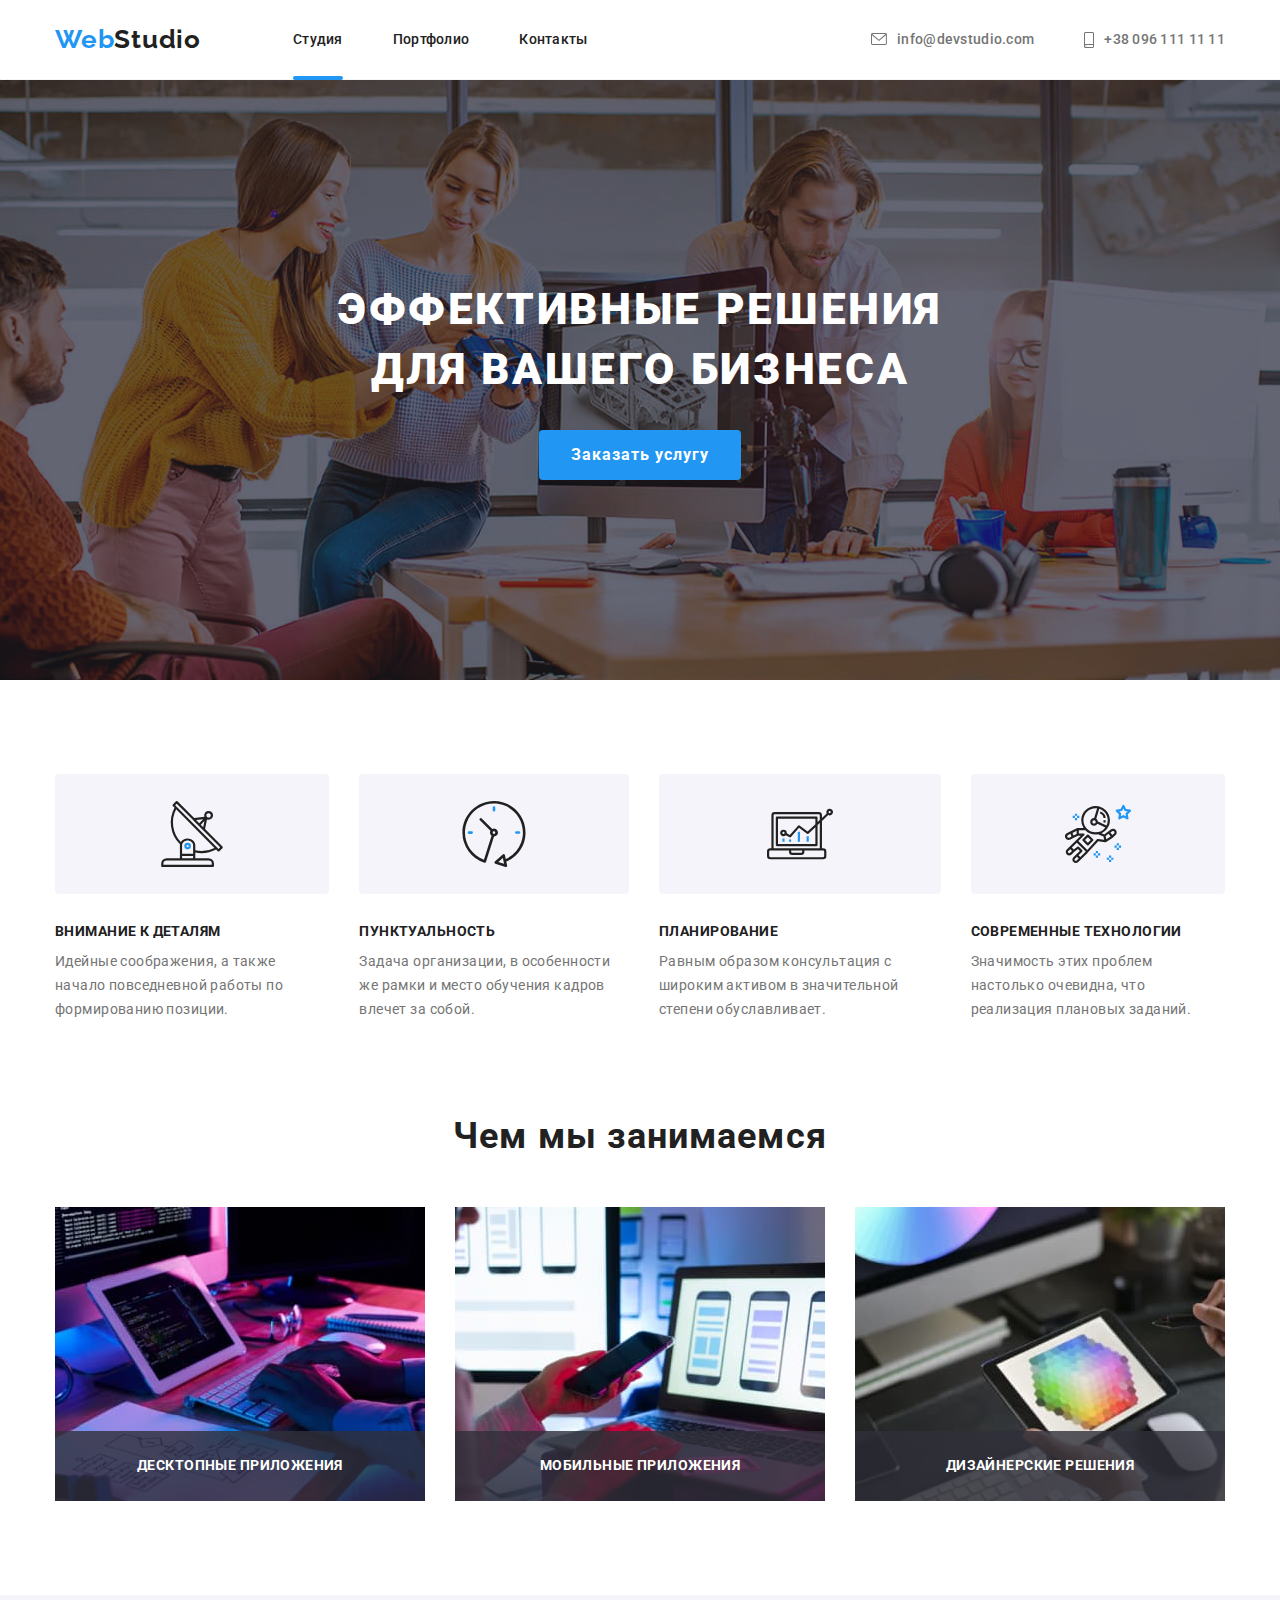
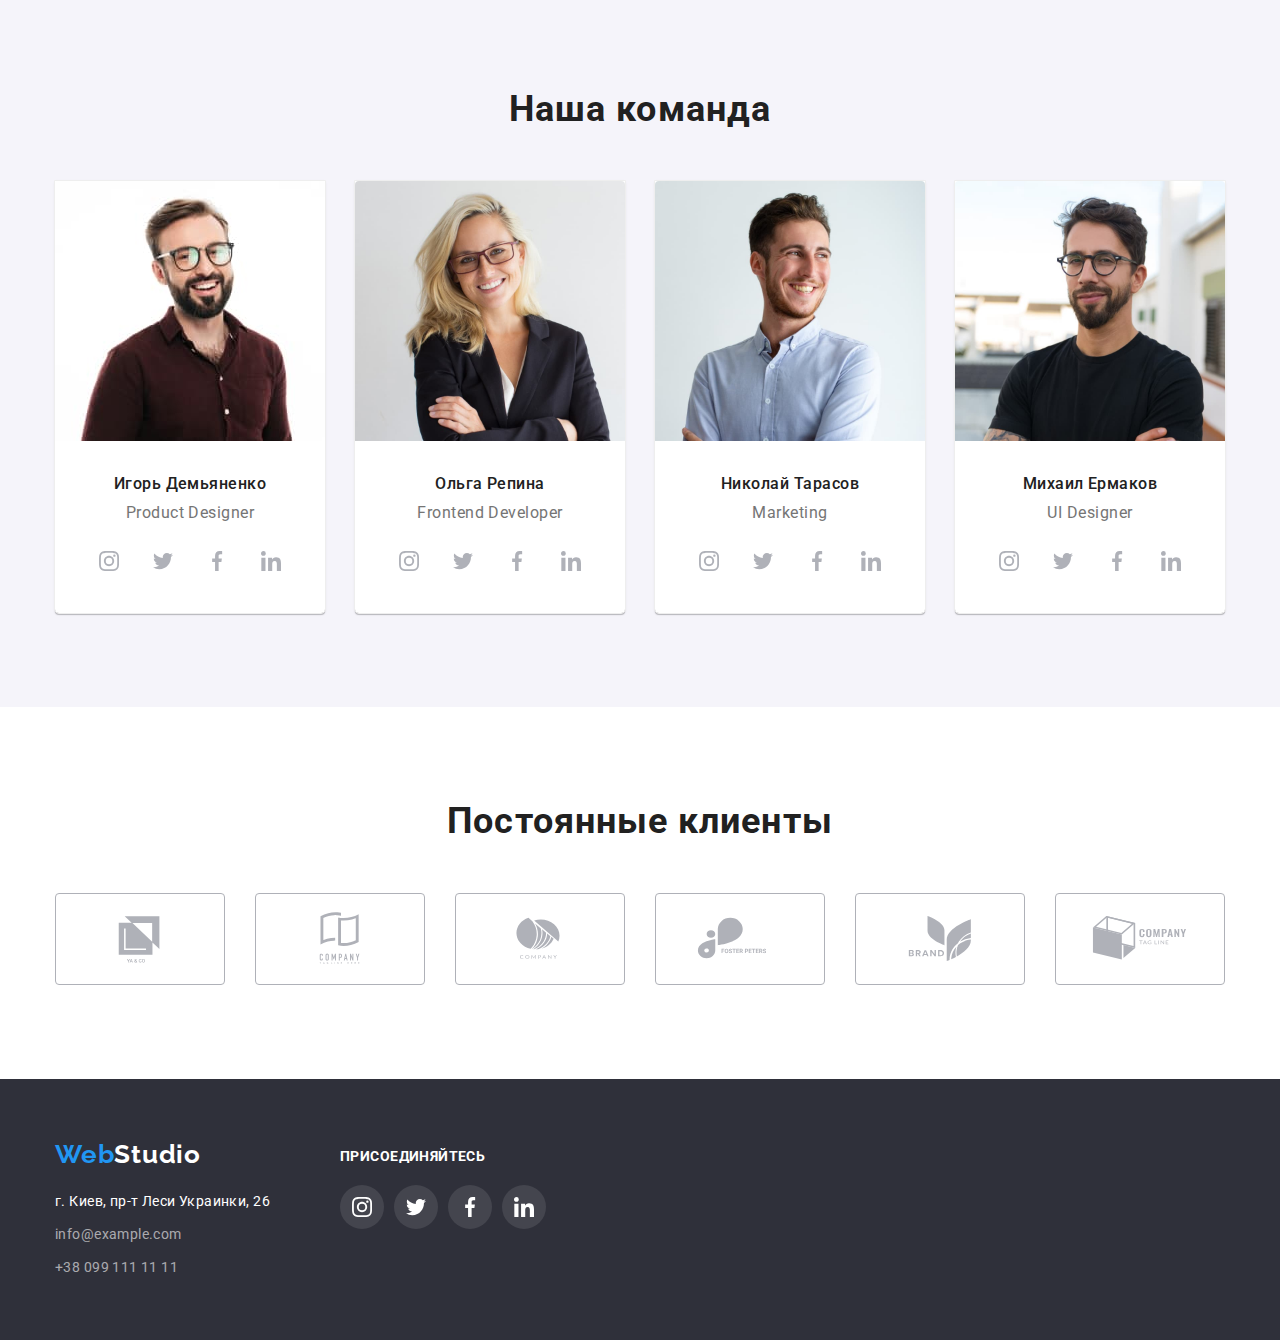
<file: index.html>
<!DOCTYPE html>
<html lang="ru">

<head>
  <meta charset="UTF-8" />
  <meta http-equiv="X-UA-Compatible" content="IE=edge" />
  <meta name="viewport" content="width=device-width, initial-scale=1.0" />
  <title>Document</title>
  <link href="https://fonts.googleapis.com/css2?family=Raleway:wght@700&family=Roboto:wght@400;500;700;900&display=swap"
    rel="stylesheet" />
  <link rel="stylesheet"
    href="https://cdnjs.cloudflare.com/ajax/libs/modern-normalize/1.1.0/modern-normalize.min.css" />
  <link rel="stylesheet" href="./css/styles.css" />
  <link rel="preconnect" href="https://fonts.googleapis.com" />
  <link rel="preconnect" href="https://fonts.gstatic.com" crossorigin />
</head>

<body>
  <!--Секція header-->
  <header class="page-heade">
    <div class="container-header">
      <a class="header-logo" href="">Web<span class="header-logo-accent">Studio</span></a>
      <nav>
        <ul class="header-list">
          <li class="item list">
            <a class="header-link link current" href="./index.html">Студия</a>
          </li>
          <li class="item list">
            <a class="header-link link" href="./portfolio.html">Портфолио</a>
          </li>
          <li class="item list">
            <a class="header-link link" href="Контакты">Контакты</a>
          </li>
        </ul>
      </nav>
      <ul class="header-group">
        <li class="item list">
          <a class="header-contact link" href="mailto:info@devstudio.com">
            <svg class="header-mail" width="16px" height="12px">
              <use href="./images/icons.svg#icon-envelope"></use>
            </svg>info@devstudio.com</a>
        </li>
        <li class="item list">
          <a class="header-contact link" href="tel:+380961111111"><svg class="header-tel" width="10px" height="16px">
              <use href="./images/icons.svg#icon-smartphone"></use>
            </svg>+38 096 111 11 11</a>
        </li>
      </ul>
    </div>
  </header>
  <!-- Блок унікального контенту на сторінці -->
  <main>
    <!--Секція Hero-->
    <section class="hero">
      <div class="container">
        <h1 class="hero-title">Эффективные решения для вашего бизнеса</h1>
        <button class="hero-butoon" type="button" data-modal-open>Заказать услугу</button>
      </div>
    </section>
  <!--Модалка-->
    <div class="backdrop is-hidden" data-modal>
      <div class="modal">
        <button type="button" class="modal-button" data-modal-close>
          <svg class="modal-svg">
            <use href="./images/icons.svg#icon-close"></use>
          </svg>
        </button>
      </div>
    </div>
    <!-- Секція Benefits -->
    <section class="benefits">
      <div class="container">
        <ul class="benefits-item">
          <li class="list benefits-list">
            <div class="benefits-content">
              <svg class="benefits-icon" width="66px" height="70px">
                <use href="./images/icons.svg#icon-antenna"></use>
              </svg>
            </div>
            <h3 class="benefits-title">Внимание к деталям</h3>
            <p class="benefits-p">
              Идейные соображения, а также начало повседневной работы по
              формированию позиции.
            </p>
          </li>
          <li class="list benefits-list">
            <div class="benefits-content">
              <svg class="benefits-icon" width="66px" height="70px">
                <use href="./images/icons.svg#icon-clock"></use>
              </svg>
            </div>
            <h3 class="benefits-title">Пунктуальность</h3>
            <p class="benefits-p">
              Задача организации, в особенности же рамки и место обучения
              кадров влечет за собой.
            </p>
          </li>
          <li class="list benefits-list">
            <div class="benefits-content">
              <svg class="benefits-icon" width="66px" height="70px">
                <use href="./images/icons.svg#icon-diagram"></use>
              </svg>
            </div>
            <h3 class="benefits-title">Планирование</h3>
            <p class="benefits-p">
              Равным образом консультация с широким активом в значительной
              степени обуславливает.
            </p>
          </li>
          <li class="list benefits-list">
            <div class="benefits-content">
              <svg class="benefits-icon" width="66px" height="70px">
                <use href="./images/icons.svg#icon-astronaut"></use>
              </svg>
            </div>
            <h3 class="benefits-title">Современные технологии</h3>
            <p class="benefits-p">
              Значимость этих проблем настолько очевидна, что реализация
              плановых заданий.
            </p>
          </li>
        </ul>
      </div>
    </section>
    <!-- Секція About -->
    <section class="about">
      <div class="container">
        <h2 class="about-title">Чем мы занимаемся</h2>
        <ul class="about-list">
          <li class="list about-item-list">
            <img src="./images/img1.jpg" alt="верстка" width="370" />
            <h3 class="about-item">Десктопные приложения</h3>
          </li>
          <li class="list about-item-list">
            <img src="./images/img2.jpg" alt="дизайн" width="370" />
            <h3 class="about-item">Мобильные приложения</h3>
          </li>
          <li class="list about-item-list">
            <img src="./images/img3.jpg" alt="внешнее оформление" width="370" />
            <h3 class="about-item">Дизайнерские решения</h3>
          </li>
        </ul>
      </div>
    </section>
    <!-- Секція Team -->
    <section class="team">
      <div class="container">
        <h2 class="team-title">Наша команда</h2>
        <ul class="team-list">
          <li class="list team-item-list">
            <img src="./images/product-designer.jpg " alt="фото Игоря Демьяненко" width="270" />
            <div class="team-content">
              <h3 class="team-name">Игорь Демьяненко</h3>
              <p class="team-profesiya" lang="en">Product Designer</p>
            </div>
            <div>
              <ul class="team-social">
                <li class="list">
                  <a class="team-link link" href="" aria-label="instagram">
                    <svg class="team-icon">
                      <use href="./images/icons.svg#icon-instagram"></use>
                    </svg>
                  </a>
                </li>
                <li class="list">
                  <a class="team-link link" href="" aria-label="twitter">
                    <svg class="team-icon">
                      <use href="./images/icons.svg#icon-twitter"></use>
                    </svg>
                  </a>
                </li>
                <li class="list">
                  <a class="team-link link" href="" aria-label="facebook">
                    <svg class="team-icon">
                      <use href="./images/icons.svg#icon-facebook"></use>
                    </svg>
                  </a>
                </li>
                <li class="list">
                  <a class="team-link link" href="" aria-label="linkedin">
                    <svg class="team-icon">
                      <use href="./images/icons.svg#icon-linkedin"></use>
                    </svg>
                  </a>
                </li>
              </ul>
            </div>
          </li>
          <li class="list team-item-list">
            <img src="./images/frontend-developer.jpg" alt="фото Ольга Репина" width="270" />
            <div class="team-content">
              <h3 class="team-name">Ольга Репина</h3>
              <p class="team-profesiya" lang="en">Frontend Developer</p>
            </div>
            <div>
              <ul class="team-social">
                <li class="list">
                  <a class="team-link link" href="" aria-label="instagram">
                    <svg class="team-icon">
                      <use href="./images/icons.svg#icon-instagram"></use>
                    </svg>
                  </a>
                </li>
                <li class="list">
                  <a class="team-link link" href="" aria-label="twitter">
                    <svg class="team-icon">
                      <use href="./images/icons.svg#icon-twitter"></use>
                    </svg>
                  </a>
                </li>
                <li class="list">
                  <a class="team-link link" href="" aria-label="facebook">
                    <svg class="team-icon">
                      <use href="./images/icons.svg#icon-facebook"></use>
                    </svg>
                  </a>
                </li>
                <li class="list">
                  <a class="team-link link" href="" aria-label="linkedin">
                    <svg class="team-icon">
                      <use href="./images/icons.svg#icon-linkedin"></use>
                    </svg>
                  </a>
                </li>
              </ul>
            </div>
          </li>
          <li class="list team-item-list">
            <img src="./images/marketing.jpg" alt="фото Николая Тарасова" width="270" />
            <div class="team-content">
              <h3 class="team-name">Николай Тарасов</h3>
              <p class="team-profesiya" lang="en">Marketing</p>
            </div>
            <div>
              <ul class="team-social">
                <li class="list">
                  <a class="team-link link" href="" aria-label="instagram">
                    <svg class="team-icon">
                      <use href="./images/icons.svg#icon-instagram"></use>
                    </svg>
                  </a>
                </li>
                <li class="list">
                  <a class="team-link link" href="" aria-label="twitter">
                    <svg class="team-icon">
                      <use href="./images/icons.svg#icon-twitter"></use>
                    </svg>
                  </a>
                </li>
                <li class="list">
                  <a class="team-link link" href="" aria-label="facebook">
                    <svg class="team-icon">
                      <use href="./images/icons.svg#icon-facebook"></use>
                    </svg>
                  </a>
                </li>
                <li class="list">
                  <a class="team-link link" href="" aria-label="linkedin">
                    <svg class="team-icon">
                      <use href="./images/icons.svg#icon-linkedin"></use>
                    </svg>
                  </a>
                </li>
              </ul>
            </div>
          </li>
          <li class="list team-item-list">
            <img src="./images/UI-Designer.jpg" alt="фото Михаила Ермакова" width="270" />
            <div class="team-content">
              <h3 class="team-name">Михаил Ермаков</h3>
              <p class="team-profesiya" lang="en">UI Designer</p>
            </div>
            <div>
              <ul class="team-social">
                <li class="list">
                  <a class="team-link link" href="" aria-label="instagram">
                    <svg class="team-icon">
                      <use href="./images/icons.svg#icon-instagram"></use>
                    </svg>
                  </a>
                </li>
                <li class="list">
                  <a class="team-link link" href="" aria-label="twitter">
                    <svg class="team-icon">
                      <use href="./images/icons.svg#icon-twitter"></use>
                    </svg>
                  </a>
                </li>
                <li class="list">
                  <a class="team-link link" href="" aria-label="facebook">
                    <svg class="team-icon">
                      <use href="./images/icons.svg#icon-facebook"></use>
                    </svg>
                  </a>
                </li>
                <li class="list">
                  <a class="team-link link" href="" aria-label="linkedin">
                    <svg class="team-icon">
                      <use href="./images/icons.svg#icon-linkedin"></use>
                    </svg>
                  </a>
                </li>
              </ul>
            </div>
          </li>
        </ul>
      </div>
    </section>
    <!-- Секція client-->
    <section class="client">
      <div class="container">
        <h2 class="client-title">Постоянные клиенты</h2>
        <ul class="client-cards">
          <li class="list">
            <a class="client-card" href="">
              <svg class="client-conteiner">
                <use href="./images/icons.svg#icon-logo-1"></use>
              </svg>
            </a>
          </li>
          <li class="list">
            <a class="client-card" href="">
              <svg class="client-conteiner">
                <use href="./images/icons.svg#icon-logo-2"></use>
              </svg>
            </a>
          </li>
          <li class="list">
            <a class="client-card" href="">
              <svg class="client-conteiner">
                <use href="./images/icons.svg#icon-logo-3"></use>
              </svg>
            </a>
          </li>
          <li class="list">
            <a class="client-card" href="">
              <svg class="client-conteiner">
                <use href="./images/icons.svg#icon-logo-4"></use>
              </svg>
            </a>
          </li>
          <li class="list">
            <a class="client-card" href="">
              <svg class="client-conteiner">
                <use href="./images/icons.svg#icon-logo-5"></use>
              </svg>
            </a>
          </li>
          <li class="list">
            <a class="client-card" href="">
              <svg class="client-conteiner">
                <use href="./images/icons.svg#icon-logo-6"></use>
              </svg>
            </a>
          </li>
        </ul>
      </div>
    </section>
  </main>
  <!--Секція footer-->
    <footer class="footer">
      <div class="container footer-container">
        <div class="primari">
        <a class="footer-logo" href="">Web<span class="footer-logo-accent">Studio</span></a>
        <address>
          <ul class="footer-list">
            <li class="list footer-list-item">
              <a class="footer-address link" href="г.Киев,пр-т-Леси-Украинки,-26">г. Киев, пр-т Леси Украинки, 26</a>
            </li>
            <li class="list footer-list-item">
              <a class="footer-link link" href="mailto:info@example.com">info@example.com</a>
            </li>
            <li class="list footer-list-item">
              <a class="footer-link link" href="tel:+380991111111">+38 099 111 11 11</a>
            </li>
          </ul>
        </address>
        </div>
        <div class="second">
        <strong class="footer-social">присоединяйтесь</strong>
        <ul class="footer-icon-link">
          <li class="list">
            <a class="footer-social-link link" href="" aria-label="instagram">
              <svg class="footer-icon">
                <use href="./images/icons.svg#icon-instagram"></use>
              </svg>
            </a>
          </li>
          <li class="list">
            <a class="footer-social-link link" href="" aria-label="twitter">
              <svg class="footer-icon">
                <use href="./images/icons.svg#icon-twitter"></use>
              </svg>
            </a>
          </li>
          <li class="list">
            <a class="footer-social-link link" href="" aria-label="facebook">
              <svg class="footer-icon">
                <use href="./images/icons.svg#icon-facebook"></use>
              </svg>
            </a>
          </li>
          <li class="list">
            <a class="footer-social-link link" href="" aria-label="linkedin">
              <svg class="footer-icon">
                <use href="./images/icons.svg#icon-linkedin"></use>
              </svg>
            </a>
          </li>
        </ul>
        </div>
      </div>
    </footer>
    <script src="./js/modal.js"></script>
    </body>    
    </html>
</file>
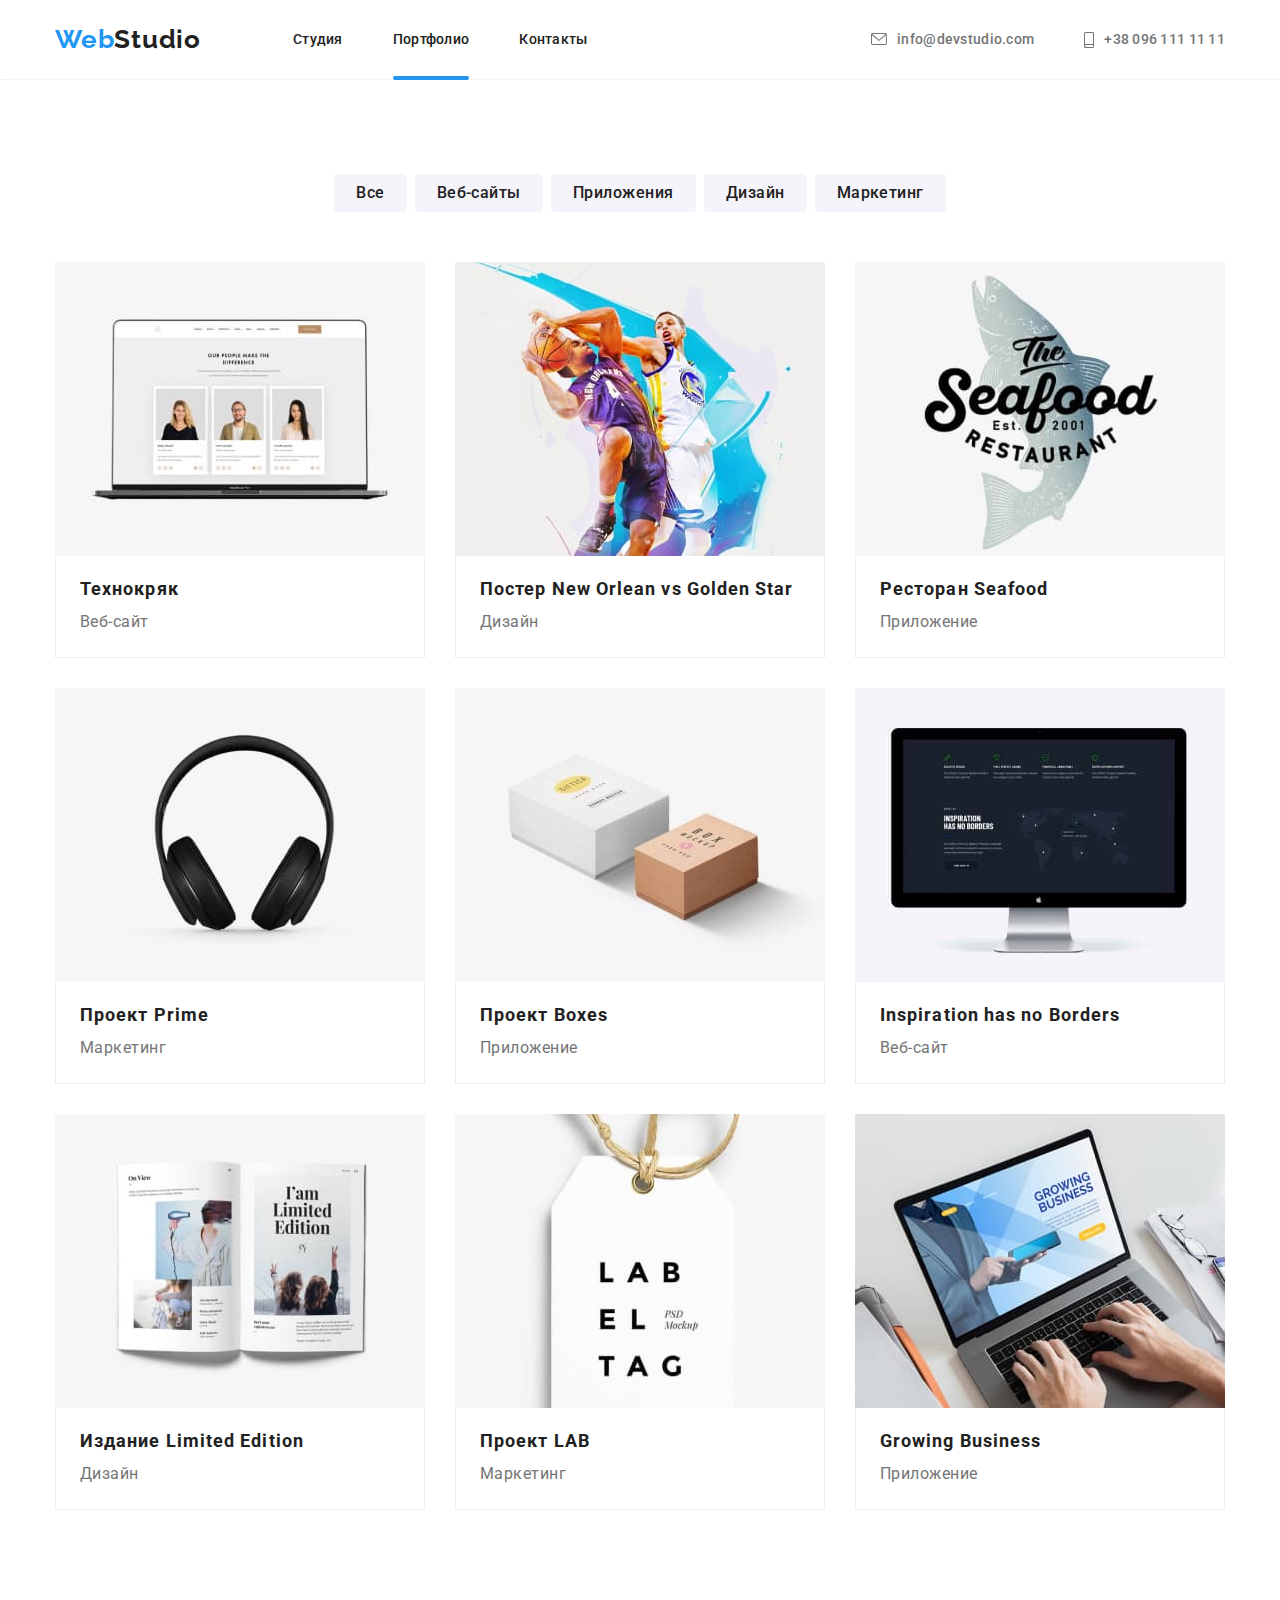
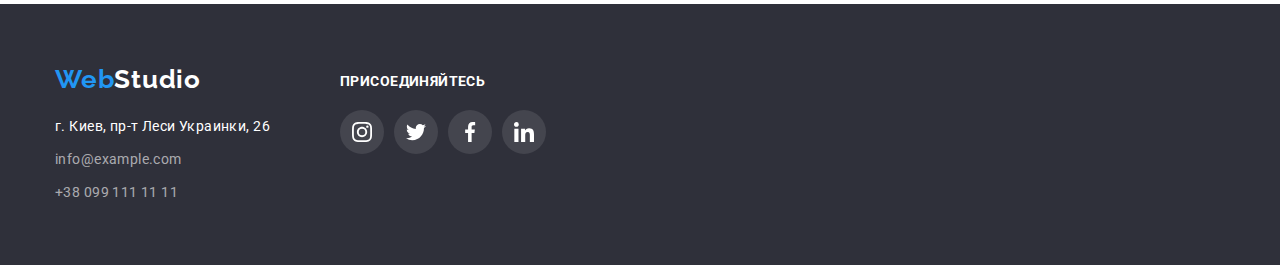
<file: portfolio.html>
<!DOCTYPE html>
<html lang="ru">
  <head>
    <meta charset="UTF-8" />
    <meta http-equiv="X-UA-Compatible" content="IE=edge" />
    <meta name="viewport" content="width=device-width, initial-scale=1.0" />
    <title>Portfolio</title>
    <link
      href="https://fonts.googleapis.com/css2?family=Raleway:wght@700&family=Roboto:wght@400;500;700;900&display=swap"
      rel="stylesheet"
    />
    <link
      rel="stylesheet"
      href="https://cdnjs.cloudflare.com/ajax/libs/modern-normalize/1.1.0/modern-normalize.min.css"
    />
    <link rel="stylesheet" href="./css/styles.css" />
    <link rel="preconnect" href="https://fonts.googleapis.com" />
    <link rel="preconnect" href="https://fonts.gstatic.com" crossorigin />
  </head>

  <body>
    <!--Секція header-->
    <header class="page-heade">
      <div class="container-header">
        <a class="header-logo" href="">Web<span class="header-logo-accent">Studio</span></a>
        <nav>
          <ul class="header-list">
            <li class="item list">
              <a class="header-link link" href="./index.html">Студия</a>
            </li>
            <li class="item list">
              <a class="header-link link current" href="./portfolio.html">Портфолио</a>
            </li>
            <li class="item list">
              <a class="header-link link" href="Контакты">Контакты</a>
            </li>
          </ul>
        </nav>
        <ul class="header-group">
          <li class="item list">
            <a class="header-contact link" href="mailto:info@devstudio.com">
              <svg class="header-mail" width="16px" height="12px">
                <use href="./images/icons.svg#icon-envelope"></use>
              </svg>info@devstudio.com</a>
          </li>
          <li class="item list">
            <a class="header-contact link" href="tel:+380961111111"><svg class="header-tel" width="10px" height="16px">
                <use href="./images/icons.svg#icon-smartphone"></use>
              </svg>+38 096 111 11 11</a>
          </li>
        </ul>
      </div>
    </header>
    <!-- Блок унікального контенту на сторінці -->
    <main>
      <!-- Секція Portfolio -->
      <section class="portfolio">
        <div class="container">
          <h1 hidden>Примеры работ</h1>
          <div>
            <ul class="portfolio-button-list">
              <li class="list">
                <button class="portfolio-button" type="button">Все</button>
              </li>
              <li class="list">
                <button class="portfolio-button" type="button">
                  Веб-сайты
                </button>
              </li>
              <li class="list">
                <button class="portfolio-button" type="button">
                  Приложения
                </button>
              </li>
              <li class="list">
                <button class="portfolio-button" type="button">Дизайн</button>
              </li>
              <li class="list">
                <button class="portfolio-button" type="button">
                  Маркетинг
                </button>
              </li>
            </ul>
          </div>
          <ul class="portfolio-list">
            <li class="list portfolio-shadow">
              <div class="portfolio-card">
              <img src="./images/portfolio/img-1.jpg" alt="Технокряк" width="370" height="294"/>
              <p class="portfolio-text">Ресурс предлагает комплексные предложения с разным уровнем функционала и сервисов. Все это позволит посетителю получить
              исчерпывающие сведения <br>о компании или частном лице.</p>
              </div>
              <div class="portfolio-list-item">
                <h2 class="portfolio-title">Технокряк</h2>
                <p class="portfolio-project">Веб-сайт</p>
              </div>
            </li>
            <li class="list portfolio-shadow">
              <div class="portfolio-card">
              <img src="./images/portfolio/img-2.jpg" alt="Постер New Orlean vs Golden Star" width="370" height="294"/>
              <p class="portfolio-text">Ресурс предлагает комплексные предложения с разным уровнем функционала и сервисов. Все это позволит посетителю получить
              исчерпывающие сведения <br>о компании или частном лице.</p>
              </div>
              <div class="portfolio-list-item">
                <h2 class="portfolio-title">
                  Постер New Orlean vs Golden Star
                </h2>
                <p class="portfolio-project">Дизайн</p>
              </div>
            </li>
            <li class="list portfolio-shadow">
              <div class="portfolio-card">
              <img src="./images/portfolio/img-3.jpg" alt="Ресторан Seafood" width="370" height="294"/>
              <p class="portfolio-text">Ресурс предлагает комплексные предложения с разным уровнем функционала и сервисов. Все это позволит посетителю получить
              исчерпывающие сведения <br>о компании или частном лице.</p>
              </div>
              <div class="portfolio-list-item">
                <h2 class="portfolio-title">Ресторан Seafood</h2>
                <p class="portfolio-project">Приложение</p>
              </div>
            </li>
            <li class="list portfolio-shadow">
              <div class="portfolio-card">
              <img src="./images/portfolio/img-4.jpg" alt="Проект Prime" width="370" height="294"/>
              <p class="portfolio-text">Ресурс предлагает комплексные предложения с разным уровнем функционала и сервисов. Все это позволит посетителю получить
              исчерпывающие сведения <br>о компании или частном лице.</p>
              </div>
              <div class="portfolio-list-item">
                <h2 class="portfolio-title">Проект Prime</h2>
                <p class="portfolio-project">Маркетинг</p>
              </div>
            </li>
            <li class="list portfolio-shadow">
              <div class="portfolio-card">
              <img src="./images/portfolio/img-5.jpg" alt="Проект Boxes" width="370" height="294"/>
              <p class="portfolio-text">Ресурс предлагает комплексные предложения с разным уровнем функционала и сервисов. Все это позволит посетителю получить
              исчерпывающие сведения <br>о компании или частном лице.</p>
              </div>
              <div class="portfolio-list-item">
                <h2 class="portfolio-title">Проект Boxes</h2>
                <p class="portfolio-project">Приложение</p>
              </div>
            </li>
            <li class="list portfolio-shadow">
              <div class="portfolio-card">
              <img src="./images/portfolio/img-6.jpg" alt="Inspiration has no Borders" width="370" height="294"/>
              <p class="portfolio-text">Ресурс предлагает комплексные предложения с разным уровнем функционала и сервисов. Все это позволит посетителю получить
              исчерпывающие сведения <br>о компании или частном лице.</p>
              </div>
              <div class="portfolio-list-item">
                <h2 class="portfolio-title">Inspiration has no Borders</h2>
                <p class="portfolio-project">Веб-сайт</p>
              </div>
            </li>
            <li class="list portfolio-shadow">
              <div class="portfolio-card">
              <img src="./images/portfolio/img-7.jpg" alt="Издание Limited Edition" width="370" height="294"/>
              <p class="portfolio-text">Ресурс предлагает комплексные предложения с разным уровнем функционала и сервисов. Все это позволит посетителю получить
              исчерпывающие сведения <br>о компании или частном лице.</p>
              </div>
              <div class="portfolio-list-item">
                <h2 class="portfolio-title">Издание Limited Edition</h2>
                <p class="portfolio-project">Дизайн</p>
              </div>
            </li>
            <li class="list portfolio-shadow">
              <div class="portfolio-card">
              <img src="./images/portfolio/img-8.jpg" alt="Проект LAB" width="370" height="294"/>
              <p class="portfolio-text">Ресурс предлагает комплексные предложения с разным уровнем функционала и сервисов. Все это позволит посетителю получить
              исчерпывающие сведения <br>о компании или частном лице.</p>
              </div>
              <div class="portfolio-list-item">
                <h2 class="portfolio-title">Проект LAB</h2>
                <p class="portfolio-project">Маркетинг</p>
              </div>
            </li>
            <li class="list portfolio-shadow">
              <div class="portfolio-card">
              <img src="./images/portfolio/img-9.jpg" alt="Growing Business" width="370" height="294"/>
              <p class="portfolio-text">Ресурс предлагает комплексные предложения с разным уровнем функционала и сервисов. Все это позволит посетителю получить
              исчерпывающие сведения <br>о компании или частном лице.</p>
              </div>
              <div class="portfolio-list-item">
                <h2 class="portfolio-title">Growing Business</h2>
                <p class="portfolio-project">Приложение</p>
              </div>
            </li>
          </ul>
        </div>
      </section>
    </main>
    <!--Секція footer-->
  <footer class="footer">
    <div class="container footer-container">
      <div class="primari">
        <a class="footer-logo" href="">Web<span class="footer-logo-accent">Studio</span></a>
        <address>
          <ul class="footer-list">
            <li class="list footer-list-item">
              <a class="footer-address link" href="г.Киев,пр-т-Леси-Украинки,-26">г. Киев, пр-т Леси Украинки, 26</a>
            </li>
            <li class="list footer-list-item">
              <a class="footer-link link" href="mailto:info@example.com">info@example.com</a>
            </li>
            <li class="list footer-list-item">
              <a class="footer-link link" href="tel:+380991111111">+38 099 111 11 11</a>
            </li>
          </ul>
        </address>
      </div>
      <div class="second">
        <strong class="footer-social">присоединяйтесь</strong>
        <ul class="footer-icon-link">
          <li class="list">
            <a class="footer-social-link link" href="" aria-label="instagram">
              <svg class="footer-icon">
                <use href="./images/icons.svg#icon-instagram"></use>
              </svg>
            </a>
          </li>
          <li class="list">
            <a class="footer-social-link link" href="" aria-label="twitter">
              <svg class="footer-icon">
                <use href="./images/icons.svg#icon-twitter"></use>
              </svg>
            </a>
          </li>
          <li class="list">
            <a class="footer-social-link link" href="" aria-label="facebook">
              <svg class="footer-icon">
                <use href="./images/icons.svg#icon-facebook"></use>
              </svg>
            </a>
          </li>
          <li class="list">
            <a class="footer-social-link link" href="" aria-label="linkedin">
              <svg class="footer-icon">
                <use href="./images/icons.svg#icon-linkedin"></use>
              </svg>
            </a>
          </li>
        </ul>
      </div>
    </div>
  </footer>
  </body>
</html>
</file>
<file: css/styles.css>
html {
  box-sizing: border-box;
}

*,
*::before,
*::after {
  box-sizing: inherit;
}

h1,
h2,
h3,
p,
ul,
li {
  margin: 0;
}

:root {
  /*text color*/
  --accent-color: #2196f3;
  --title-color-white: #ffffff;
  --title-color-dark: #212121;
  --text-color: #757575;
  --white-color-info: rgba(255, 255, 255, 0.6);
  /*bgd-color*/
  --background-color-team: #f5f4fa;
  --background-color: #e5e5e5;
  --background-color-footer: #2f303a;
  --outline-color: rgba(238, 238, 238, 1);
  --border-bottom: rgba(236, 236, 236, 1);
  --acon-color: #AFB1B8;
}

body {
  font-family: "Roboto";
  color: var(--text-color);
}

.link {
  text-decoration: none;
}

.list {
  list-style: none;
}

.container {
  width: 1200px;
  margin-left: auto;
  margin-right: auto;
  padding-left: 15px;
  padding-right: 15px;
}

.container-header {
  display: flex;
  align-items: center;
  width: 1200px;
  margin-left: auto;
  margin-right: auto;
  padding-left: 15px;
  padding-right: 15px;
}

.page-heade {
  border-bottom: 1px dotted var(--border-bottom);
}

.header-list {
  display: flex;
  align-items: center;
  height: 79px;
  margin-left: 92px;
  padding: 0;
  }


.header-list .item + .item {
  margin-left: 50px;
}

.header-logo {
  display: block;
  font-family: "Raleway";
  color: var(--accent-color);
  font-weight: 700;
  font-size: 26px;
  line-height: 1.19;
  letter-spacing: 0.03em;
  text-decoration: none;
  padding-top: 24px;
  padding-bottom: 24px;
}

.header-logo-accent {
  color: var(--title-color-dark);
}

.header-link {
  position: relative;
  display: flex;
  align-items: center;

  font-weight: 500;
  color: var(--title-color-dark);
  font-size: 14px;
  line-height: 1.14;
  letter-spacing: 0.02em;
  padding-top: 24px;
  padding-bottom: 24px;
  height: 81px;

  transition: color 250ms cubic-bezier(0.4, 0, 0.2, 1);
}

.current::after{
  content: "";
  position: absolute;

  display: block;

  bottom: 0;
  left: 0;
  width: 100%;
  height: 4px;
  
  background-color: var(--accent-color);


  border-radius: 2px;
}

.header-link:hover,
.header-link:focus {
  color: var(--accent-color);
}

.header-contact {
  display: inline-flex;
  align-items: center;
  color: var(--text-color);
  font-weight: 500;
  font-size: 14px;
  line-height: 1.14;
  letter-spacing: 0.02em;
  padding-top: 24px;
  padding-bottom: 24px;

  transition: color 250ms cubic-bezier(0.4, 0, 0.2, 1);
}

.header-contact:hover,
.header-contact:focus {
  color: var(--accent-color);
}

.header-mail, .header-tel{
  margin-right: 10px;
  fill: currentColor;
}

.header-group {
  display: flex;
  margin-left: auto;
  padding: 0;
  margin-top: 0;
  margin-bottom: 0;
}

.header-group .item + .item {
  margin-left: 50px;
}

.hero {
  background-color: var(--background-color-footer);
  padding-top: 200px;
  padding-bottom: 200px;

  background-repeat:no-repeat;
  background-position: center;

  background-image: linear-gradient(
      to right,
      rgba(47, 48, 58, 0.4),
      rgba(47, 48, 58, 0.4)
    ),
    url(../images/bg.jpg);
}

.backdrop {
  position: fixed;
  top: 0;
  left: 0;
  width: 100%;
  height: 100%;
  background-color: rgba(0, 0, 0, 0.2);

  z-index: 1;
  opacity: 1;
  transition: opacity 250ms cubic-bezier(0.4, 0, 0.2, 1),
              visibility 250ms cubic-bezier(0.4, 0, 0.2, 1);
}

.is-hidden {
  opacity: 0;
  pointer-events: none;
  visibility: hidden;
}

.modal {
  position: absolute;
  top: calc(50% - 290px);
  left: calc(50% - 264px);

  width: 525px;
  height: 581px;

  background-color: var(--title-color-white);
  box-shadow: 0px 1px 3px rgba(0, 0, 0, 0.12), 0px 1px 1px rgba(0, 0, 0, 0.14), 0px 2px 1px rgba(0, 0, 0, 0.2);
  border-radius: 4px;
}

.modal-svg {
width: 11px;
height: 11px;
}

.modal-button {
  position: absolute;

  display: flex;
  justify-content: center;
  align-items: center;

  top: 8px;
  right: 8px;
  width: 30px;
  height: 30px;


  background-color: var(--title-color-white);
  border: 1px solid rgba(0, 0, 0, 0.1);
  border-radius: 50%;
  cursor: pointer;
}

.hero-title {
  display: block;
  font-weight: 900;
  color: var(--title-color-white);
  font-size: 44px;
  line-height: 1.36;
  text-align: center;
  letter-spacing: 0.06em;
  text-transform: uppercase;
  width: 696px;
  margin-top: 0;
  margin-bottom: 30px;
  margin-left: auto;
  margin-right: auto;
}

.hero-butoon {
  font-family: "Roboto";
  color: var(--title-color-white);
  background-color: var(--accent-color);
  font-weight: 700;
  font-size: 16px;
  line-height: 1.88;

  display: flex;
  align-items: center;
  text-align: center;
  letter-spacing: 0.06em;
  cursor: pointer;
  margin-left: auto;
  margin-right: auto;
  border: 0;
  border-radius: 4px;
  padding: 10px 32px;
}

.benefits {
  padding-top: 94px;
  padding-bottom: 94px;
}

.benefits-item {
  display: flex;
  padding: 0;
}

.benefits-item .list + .list {
  margin-left: 30px;
}

.benefits-content {
  display: flex;
  justify-content: center;
  margin-bottom: 30px;
  background-color: var(--background-color-team);
  border-radius: 4px;
}

.benefits-icon {
  display: block;
  height: 120px;
}

.benefits-title {
  color: var(--title-color-dark);
  font-weight: 700;
  font-size: 14px;
  line-height: 1.14;
  letter-spacing: 0.03em;
  text-transform: uppercase;
  margin-top: 0;
  margin-bottom: 10px;
}

.benefits-p {
  font-size: 14px;
  line-height: 1.71;
  letter-spacing: 0.03em;
}

.about {
  padding-bottom: 94px;
}

.about-title {
  color: var(--title-color-dark);
  font-weight: 700;
  font-size: 36px;
  line-height: 1.16;
  text-align: center;
  letter-spacing: 0.03em;
  margin-bottom: 50px;
}

.about-list {
  display: flex;
  padding: 0;
}

.about-item-list:nth-child(n + 2) {
  margin-left: 30px;
}

.about-item-list {
  height: 294px;
  position: relative;
}

.about-item {
  display: flex;
  justify-content: center;
  align-items: center;

  position: absolute;
  bottom: 0;
  left: 0;

  width: 100%;
  height: 70px;
  color: var(--title-color-white);
  background-color: rgba(47, 48, 58, 0.8);
  font-size: 14px;
  line-height: 1.14;
  letter-spacing: 0.03em;
  text-transform: uppercase;
}

.team {
  background-color: var(--background-color-team);
  padding-top: 94px;
  padding-bottom: 94px;
}

.team-list {
  display: flex;
  padding: 0;
}

.team-item-list {
  background-color: var(--title-color-white);
  border-radius: 4px 4px 4px 4px;
  outline: 1px solid var(--outline-color);
  box-shadow: 0px 1px 3px rgba(0, 0, 0, 0.12), 0px 1px 1px rgba(0, 0, 0, 0.14),
    0px 2px 1px rgba(0, 0, 0, 0.2);
  border-radius: 0px 0px 4px 4px;
}

.team-content {
  padding-top: 30px;
  padding-bottom: 16px;
}

.team-item-list > img {
  border-radius: 4px 4px 0 0;
}

.team-item-list:nth-child(n + 2) {
  margin-left: 30px;
}

.team-title {
  color: var(--title-color-dark);
  font-weight: 700;
  font-size: 36px;
  line-height: 1.16;
  text-align: center;
  letter-spacing: 0.03em;
  margin-bottom: 50px;
}

.team-name {
  color: var(--title-color-dark);
  font-weight: 500;
  font-size: 16px;
  line-height: 1.18;
  text-align: center;
  letter-spacing: 0.03em;
  padding-bottom: 10px;
}

.team-profesiya {
  font-size: 16px;
  line-height: 1.18;
  text-align: center;
  letter-spacing: 0.03em;
}

.team-social {
display: flex;
justify-content: space-between;
width: 206px;
height: 44px;
margin: 0;
padding: 0;
margin-left: 32px;
margin-bottom: 30px;
}

.team-link {
display: flex;
align-items: center;
justify-content: center;
width: 44px;
height: 44px;
padding: 12px;
background-color: var(--title-color-white);
border-radius: 50%;
color: var(--acon-color);

transition: color 250ms cubic-bezier(0.4, 0, 0.2, 1),
 background-color 250ms cubic-bezier(0.4, 0, 0.2, 1);
}

.team-link:hover,
.team-link:focus {
  background-color: var(--accent-color);
  border-radius: 50%;
  color: var(--title-color-white);
}

.team-icon {
  width: 20px;
  height: 20px;
  fill: currentColor;
}

.client {
  padding-top: 94px;
  padding-bottom: 94px;
}

.client-title {
  color: var(--title-color-dark);
  font-weight: 700;
  font-size: 36px;
  line-height: 1.16;
  text-align: center;
  letter-spacing: 0.03em;
  margin-bottom: 50px;
}

.client-cards {
  display: flex;
  justify-content: space-between;
  padding: 0;
}

.client-conteiner {
  width: 106px;
  height: 60px;
  fill: var(--acon-color);

  transition: fill 250ms cubic-bezier(0.4, 0, 0.2, 1);
}

.client-card {
  display: flex;
  align-items: center;
  justify-content: center;

  width: 170px;
  height: 92px;
  border-radius: 4px;
  color: var(--acon-color);
  border: 1px solid var(--acon-color);

  transition: border 250ms cubic-bezier(0.4, 0, 0.2, 1),
              color 250ms cubic-bezier(0.4, 0, 0.2, 1);
}

.client-card:hover,
.client-card:focus {
  color: var(--accent-color);
  border: 1px solid var(--accent-color);
}

.client-card:hover .client-conteiner,
.client-card:focus .client-conteiner {
    fill: currentColor;
}

.footer {
  display: flex;
  background-color: var(--background-color-footer);
  padding: 60px 0;
}

.footer-logo {
  font-family: "Raleway";
  color: var(--accent-color);
  font-weight: 700;
  font-size: 26px;
  line-height: 1.19;
  letter-spacing: 0.03em;
  text-decoration: none;
}

.footer-logo-accent {
  color: var(--title-color-white);
}

.footer-list {
  padding: 0;
  margin-top: 20px;
}

.footer-list-item {
  margin-bottom: 9px;
}

.footer-list-item:nth-child(3) {
  margin-bottom: 0;
}


.footer-address {
  color: var(--title-color-white);
  font-size: 14px;
  line-height: 1.71;
  letter-spacing: 0.03em;
  font-style: normal;

  transition: color 250ms cubic-bezier(0.4, 0, 0.2, 1);
}

.footer-link {
  color: var(--white-color-info);
  font-size: 14px;
  line-height: 1.71;
  letter-spacing: 0.03em;
  font-style: normal;

  transition: color 250ms cubic-bezier(0.4, 0, 0.2, 1);
}

.footer-address:hover,
.footer-address:focus,
.footer-link:hover,
.footer-link:focus {
  color: var(--accent-color);
}

.footer-social {
  display: flex;
  font-family: 'Roboto';
  font-weight: 700;
  font-size: 14px;
  line-height: 1.14;
  letter-spacing: 0.03em;
  text-transform: uppercase;
  color: var(--title-color-white);
  margin-top: 10px;
  margin-bottom: 20px;
}

.footer-social-link {
  display: flex;
  align-items: center;
  justify-content: center;
  width: 44px;
  height: 44px;
  background-color: rgba(255, 255, 255, 0.1);
  border-radius: 50%;
  color: var(--acon-color);

  transition: background-color 250ms cubic-bezier(0.4, 0, 0.2, 1);
}

.footer-icon {
  width: 20px;
  height: 20px;
  fill: var(--title-color-white);
}

.footer-social-link:hover,
.footer-social-link:focus {
  background-color: var(--accent-color);
}

.footer-container {
  display: flex;
}

.second {
  margin-left: 70px;
}

.footer-icon-link {
display: flex;
  justify-content: space-between;
  width: 206px;
  padding: 0;
}

/*=====Portfolio=====*/

.portfolio {
  padding-top: 94px;
  padding-bottom: 94px;
}

.portfolio-button-list {
  display: flex;
  justify-content: center;
  padding: 0;
  margin-bottom: 50px;
}

.portfolio-button-list .list + .list {
  margin-left: 8px;
}

.portfolio-button {
  font-family: "Roboto";
  color: var(--title-color-dark);
  background-color: var(--background-color-team);
  font-weight: 500;
  font-size: 16px;
  line-height: 1.62;
  text-align: center;
  letter-spacing: 0.03em;
  cursor: pointer;
  border: none;
  border-radius: 4px;
  padding: 6px 22px;

  transition: background-color 250ms cubic-bezier(0.4, 0, 0.2, 1),
  color 250ms cubic-bezier(0.4, 0, 0.2, 1), 
  box-shadow 250ms cubic-bezier(0.4, 0, 0.2, 1);
}

.portfolio-button:hover,
.portfolio-button:focus {
  color: var(--title-color-white);
  background-color: var(--accent-color);
  box-shadow: 0px 3px 1px rgba(0, 0, 0, 0.1), 0px 1px 2px rgba(0, 0, 0, 0.08),
    0px 2px 2px rgba(0, 0, 0, 0.12);
  border-radius: 4px;
}

.portfolio-shadow:hover,
.portfolio-shadow:focus {
  box-shadow: 0px 1px 1px rgba(0, 0, 0, 0.12), 0px 4px 4px rgba(0, 0, 0, 0.06),
    1px 4px 6px rgba(0, 0, 0, 0.16);
    transition: box-shadow 250ms cubic-bezier(0.4, 0, 0.2, 1);
}

.portfolio-list {
  display: flex;
  flex-wrap: wrap;
  padding-left: 0;
  margin-bottom: -30px;
}

.portfolio-card {
  position: relative;
  overflow: hidden;

  width: 370px;
  height: 294px;
}

.portfolio-card:hover .portfolio-text,
.portfolio-card:focus .portfolio-text{
  overflow: hidden;
  opacity: 1;
  bottom: 0;

}

.portfolio-text {
  position: absolute;
  opacity: 0;
  left: 0;
  bottom: -100%;
  width: 370px;
  height: 294px;
  padding: 63px 24px;

  font-weight: 400;
  font-size: 18px;
  line-height: 1.56;
  color: var(--title-color-white);
  background-color: rgba(33, 150, 243, 0.9);
  letter-spacing: 0.03em;

    transition: background-color 250ms cubic-bezier(0.4, 0, 0.2, 1),
        color 250ms cubic-bezier(0.4, 0, 0.2, 1),
        bottom 250ms cubic-bezier(0.4, 0, 0.2, 1),
        opacity 250ms cubic-bezier(0.4, 0, 0.2, 1);
}

.portfolio-list-item {
  padding: 20px 24px;
  border: 1px solid var(--outline-color);
  border-top: none;
  margin-top: -5px;
}

.portfolio-list > .list:nth-child(3n + 3) {
  margin-right: 0;
}

.portfolio-list > .list {
  margin-right: 30px;
  cursor: pointer;
}

.portfolio-list > li {
  margin-bottom: 30px;
}

.portfolio-list > li > h2 {
  margin-top: 0;
  margin-bottom: 8px;
}

.portfolio-list > li > p {
  margin-top: 0;
  margin-bottom: 20px;
}

.portfolio-title {
  color: var(--title-color-dark);
  font-weight: 700;
  font-size: 18px;
  line-height: 2;
  letter-spacing: 0.06em;
}

.portfolio-project {
  font-size: 16px;
  line-height: 1.88;
  letter-spacing: 0.03em;
}
</file>
